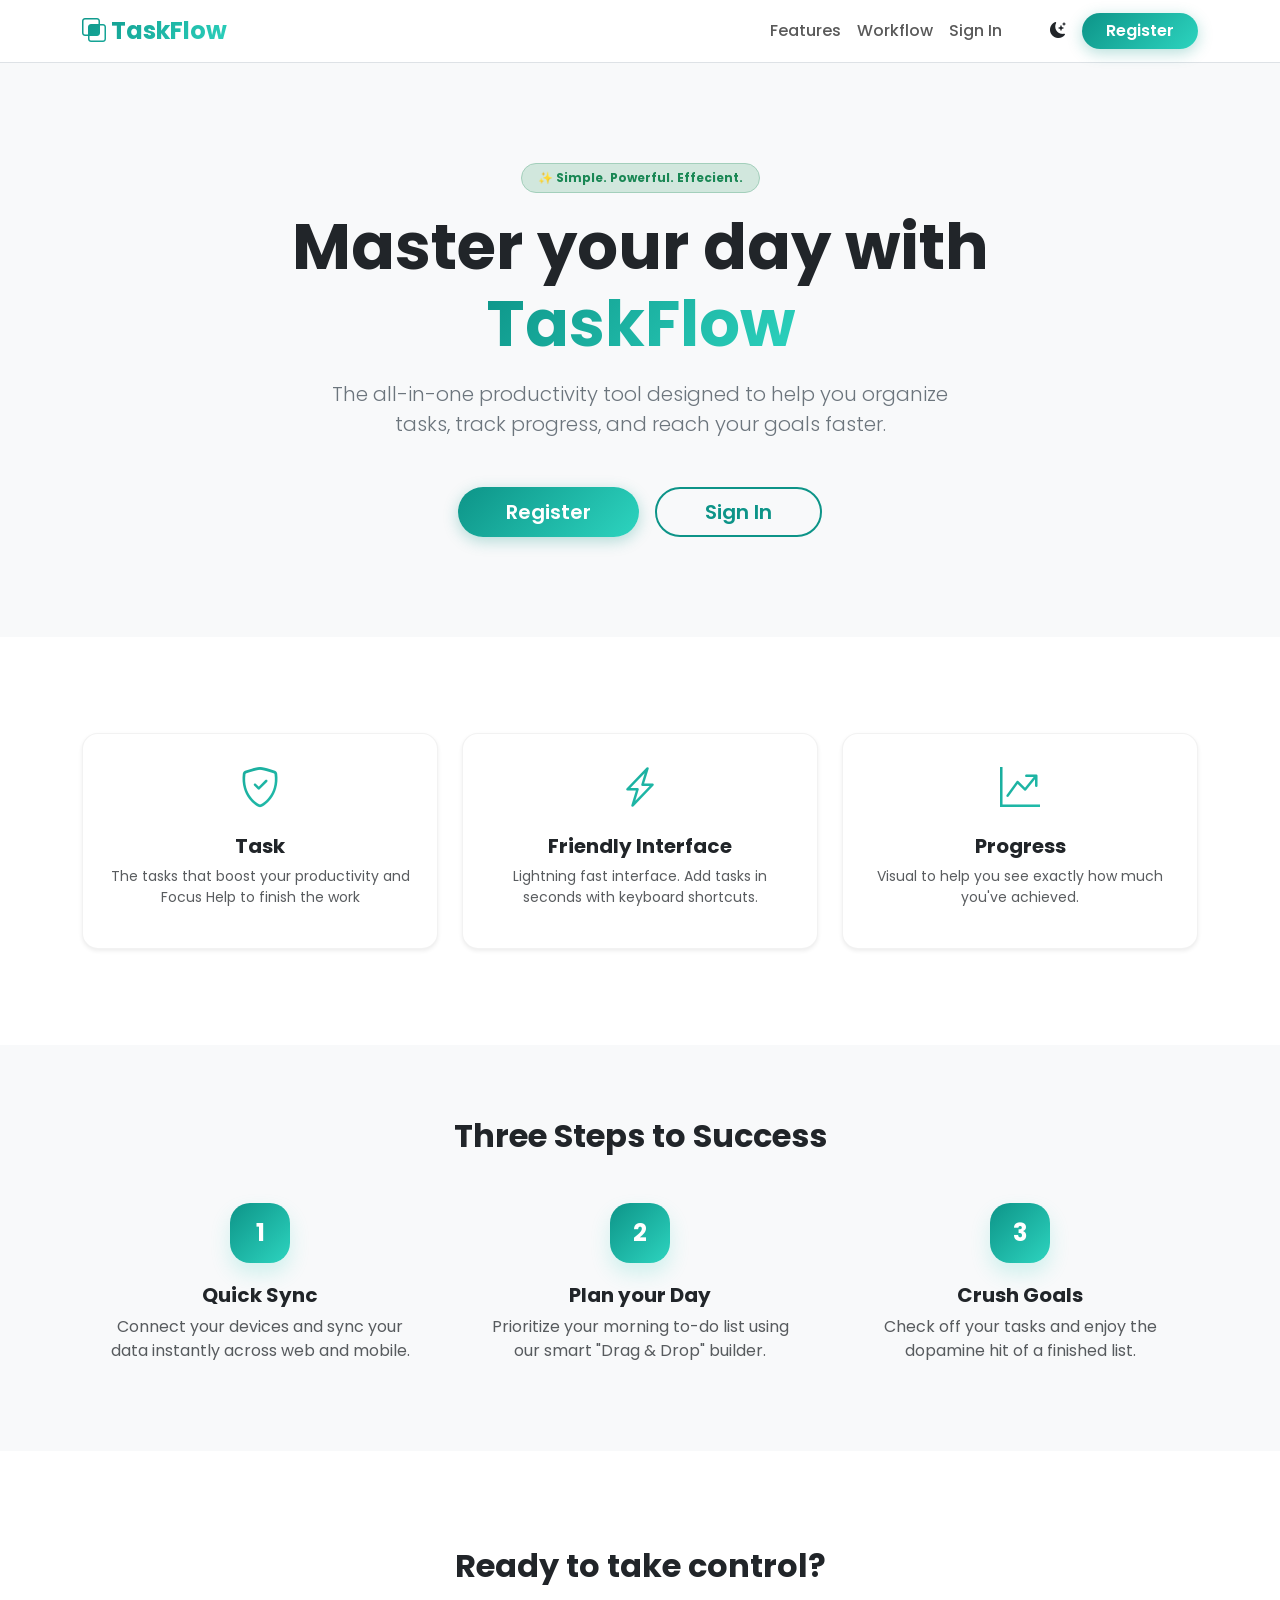
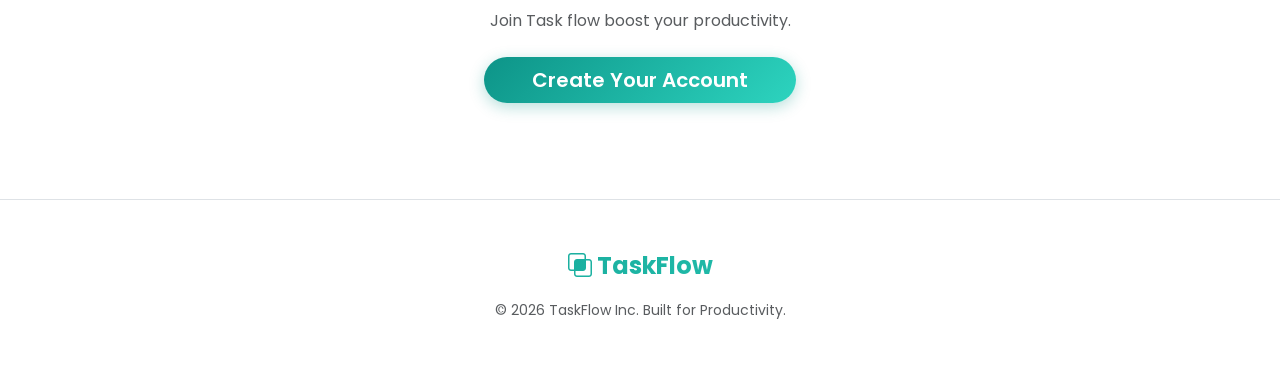
<file: pages/index.html>
<!DOCTYPE html>
<html lang="en" data-bs-theme="light">
<head>
  <meta charset="UTF-8">
  <meta name="viewport" content="width=device-width, initial-scale=1.0">
  <title>TaskFlow — Clean & Professional</title>
  

  <link rel="preconnect" href="https://fonts.googleapis.com">
  <link rel="preconnect" href="https://fonts.gstatic.com" crossorigin>
  <link href="https://fonts.googleapis.com/css2?family=Poppins:wght@300;400;500;600;700;800&display=swap" rel="stylesheet">

  <link href="https://cdn.jsdelivr.net/npm/bootstrap@5.3.3/dist/css/bootstrap.min.css" rel="stylesheet">

  <link href="https://cdn.jsdelivr.net/npm/bootstrap-icons@1.11.3/font/bootstrap-icons.css" rel="stylesheet">
  
  <link rel="stylesheet" href="../style/style.css">
  <style>
   
  </style>
</head>
<body>

 
  <nav class="navbar navbar-expand-lg sticky-top border-bottom bg-body">
    <div class="container">
      <a class="navbar-brand fw-bold fs-4 text-gradient" href="#">
        <i class="bi bi-intersect"></i> TaskFlow
      </a>
      
      <div class="d-flex align-items-center order-lg-last ms-3">
        <!-- Theme Toggle -->
        <button class="btn btn-link nav-link me-3" id="themeToggler" title="Toggle Dark/Light">
          <i class="bi bi-moon-stars-fill" id="themeIcon"></i>
        </button>
        <a class="btn btn-main px-4 rounded-pill d-none d-sm-block" href="#">Register</a>
      </div>

      <button class="navbar-toggler" type="button" data-bs-toggle="collapse" data-bs-target="#navbarNav">
        <span class="navbar-toggler-icon"></span>
      </button>
      
      <div class="collapse navbar-collapse" id="navbarNav">
        <ul class="navbar-nav ms-auto me-lg-4">
          <li class="nav-item"><a class="nav-link" href="#features">Features</a></li>
          <li class="nav-item"><a class="nav-link" href="#process">Workflow</a></li>
          <li class="nav-item"><a class="nav-link" href="./login.html">Sign In</a></li>
        </ul>
      </div>
    </div>
  </nav>

  <header class="hero-section text-center">
    <div class="container">
      <div class="badge bg-success-subtle text-success border border-success-subtle px-3 py-2 rounded-pill mb-3">
        ✨ Simple. Powerful. Effecient.
      </div>
      <h1 class="display-3 fw-bold mb-3">Master your day with <br><span class="text-gradient">TaskFlow</span></h1>
      <p class="lead text-secondary mb-5 mx-auto" style="max-width: 650px;">
        The all-in-one productivity tool designed to help you organize tasks, track progress, and reach your goals faster.
      </p>
      <div class="d-flex flex-column flex-sm-row justify-content-center gap-3">
        <button class="btn btn-main btn-lg px-5 rounded-pill">Register</button>
        <button class="btn btn-outline-custom btn-lg px-5 rounded-pill">
          <a href="./login.html">Sign In</a>
        </button>
      </div>
    </div>
  </header>

  <!-- FEATURES -->
  <section id="features" class="py-5">
    <div class="container py-5">
      <div class="row g-4 text-center">
        <div class="col-md-4">
          <div class="card h-100 p-4 feature-card rounded-4 shadow-sm">
            <div class="mb-3 text-gradient fs-1"><i class="bi bi-shield-check"></i></div>
            <h5 class="fw-bold">Task</h5>
            <p class="text-muted small">The tasks that boost your productivity and Focus Help to finish the work</p>
          </div>
        </div>
        <div class="col-md-4">
          <div class="card h-100 p-4 feature-card rounded-4 shadow-sm">
            <div class="mb-3 text-gradient fs-1"><i class="bi bi-lightning-charge"></i></div>
            <h5 class="fw-bold">Friendly Interface </h5>
            <p class="text-muted small">Lightning fast interface. Add tasks in seconds with keyboard shortcuts.</p>
          </div>
        </div>
        <div class="col-md-4">
          <div class="card h-100 p-4 feature-card rounded-4 shadow-sm">
            <div class="mb-3 text-gradient fs-1"><i class="bi bi-graph-up-arrow"></i></div>
            <h5 class="fw-bold">Progress </h5>
            <p class="text-muted small">Visual  to help you see exactly how much you've achieved.</p>
          </div>
        </div>
      </div>
    </div>
  </section>

  <!-- CENTERED PROCESS -->
  <section id="process" class="py-5 bg-body-tertiary">
    <div class="container text-center py-4">
      <h2 class="fw-bold mb-5">Three Steps to Success</h2>
      <div class="row g-4">
        <div class="col-md-4">
          <span class="step-icon">1</span>
          <h5 class="fw-bold">Quick Sync</h5>
          <p class="text-muted px-4">Connect your devices and sync your data instantly across web and mobile.</p>
        </div>
        <div class="col-md-4">
          <span class="step-icon">2</span>
          <h5 class="fw-bold">Plan your Day</h5>
          <p class="text-muted px-4">Prioritize your morning to-do list using our smart "Drag & Drop" builder.</p>
        </div>
        <div class="col-md-4">
          <span class="step-icon">3</span>
          <h5 class="fw-bold">Crush Goals</h5>
          <p class="text-muted px-4">Check off your tasks and enjoy the dopamine hit of a finished list.</p>
        </div>
      </div>
    </div>
  </section>

  <!-- CTA -->
  <section class="py-5 text-center">
    <div class="container py-5">
      <h2 class="fw-bold mb-4">Ready to take control?</h2>
      <p class="text-muted mb-4">Join Task flow boost your productivity.</p>
      <button class="btn btn-main btn-lg px-5 rounded-pill">Create Your Account</button>
    </div>
  </section>

  <!-- FOOTER -->
  <footer class="py-5 border-top text-center bg-body">
    <div class="container">
       <a class="navbar-brand fw-bold fs-4 text-gradient d-block mb-3" href="#">
        <i class="bi bi-intersect"></i> TaskFlow
      </a>
      <p class="text-muted small mb-0">© 2026 TaskFlow Inc. Built for Productivity.</p>
    </div>
  </footer>

  <!-- Bootstrap JS -->
  <script src="https://cdn.jsdelivr.net/npm/bootstrap@5.3.3/dist/js/bootstrap.bundle.min.js"></script>

  <!-- Theme Toggle Logic -->

</body>
</html>
</file>
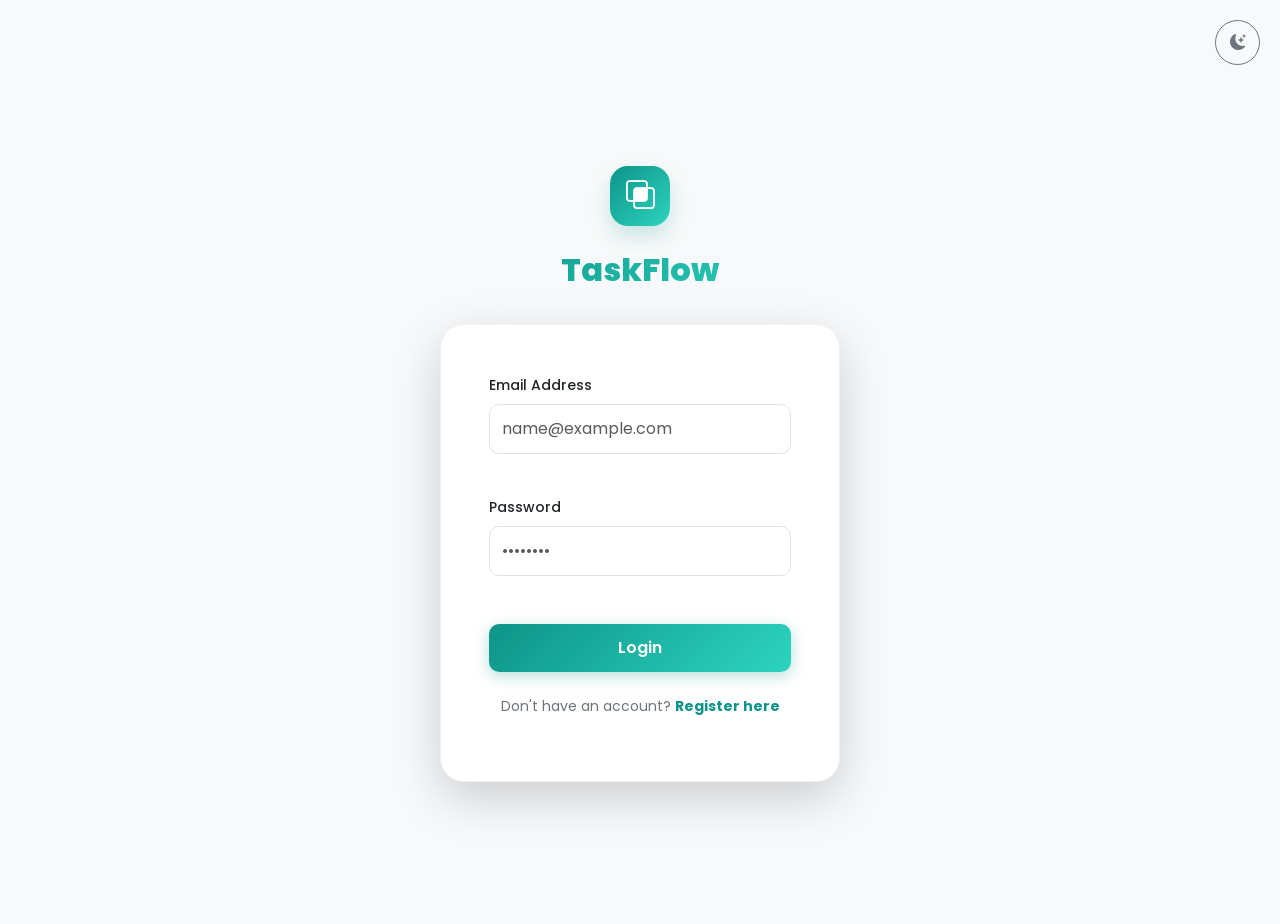
<file: pages/login.html>
<!DOCTYPE html>
<html lang="en" data-bs-theme="light">
<head>
  <meta charset="UTF-8">
  <meta name="viewport" content="width=device-width, initial-scale=1.0">
  <title>TaskFlow Login</title>

 
  <link rel="preconnect" href="https://fonts.googleapis.com">
  <link rel="preconnect" href="https://fonts.gstatic.com" crossorigin>
  <link href="https://fonts.googleapis.com/css2?family=Poppins:wght@300;400;500;600;700;800&display=swap" rel="stylesheet">


  <link href="https://cdn.jsdelivr.net/npm/bootstrap@5.3.3/dist/css/bootstrap.min.css" rel="stylesheet">
 
  <link href="https://cdn.jsdelivr.net/npm/bootstrap-icons@1.11.3/font/bootstrap-icons.css" rel="stylesheet">

  <link rel="stylesheet" href="../style/login.css">
</head>

<body class="d-flex align-items-center vh-100 mt-4">

  <button class="btn btn-outline-secondary theme-toggle " id="themeToggler">
    <i class="bi bi-moon-stars-fill" id="themeIcon"></i>
  </button>

  <div class="container d-flex justify-content-center">
    <div class="auth-box text-center">

      <!-- LOGO & BRAND NAME -->
      <div class="brand-logo">
        <i class="bi bi-intersect"></i>
      </div>
      <div class="brand-title">TaskFlow</div>

      <!-- CARD -->
      <div class="card shadow-lg bg-body">
        <div class="card-body p-4 p-sm-5">
          <form id="loginForm">
            <div class="mb-3 text-start">
              <label class="form-label small fw-medium">Email Address</label>
              <input type="text" id="email" class="form-control" placeholder="name@example.com" required>
              <div class="invalid-email"></div> <!-- Empty for JS -->
            </div>

            <div class="mb-3 text-start">
              <label class="form-label small fw-medium">Password</label>
              <input type="password" id="password" class="form-control" placeholder="••••••••" required>
              <div class="invalid-password"></div> <!-- Empty for JS -->
            </div>

            <button type="submit" class="btn btn-main w-100 mt-2">Login</button>
          </form>

          <div class="mt-4">
            <p class="small text-secondary">
              Don't have an account? 
              <a href="#" class="fw-bold text-decoration-none" style="color: var(--accent-teal);">Register here</a>
            </p>
          </div>
        </div>
      </div>

    </div>
  </div>

  <script src="https://cdn.jsdelivr.net/npm/bootstrap@5.3.3/dist/js/bootstrap.bundle.min.js"></script>
  
  <script src="../script/script.js"></script>
</body>
</html>
</file>
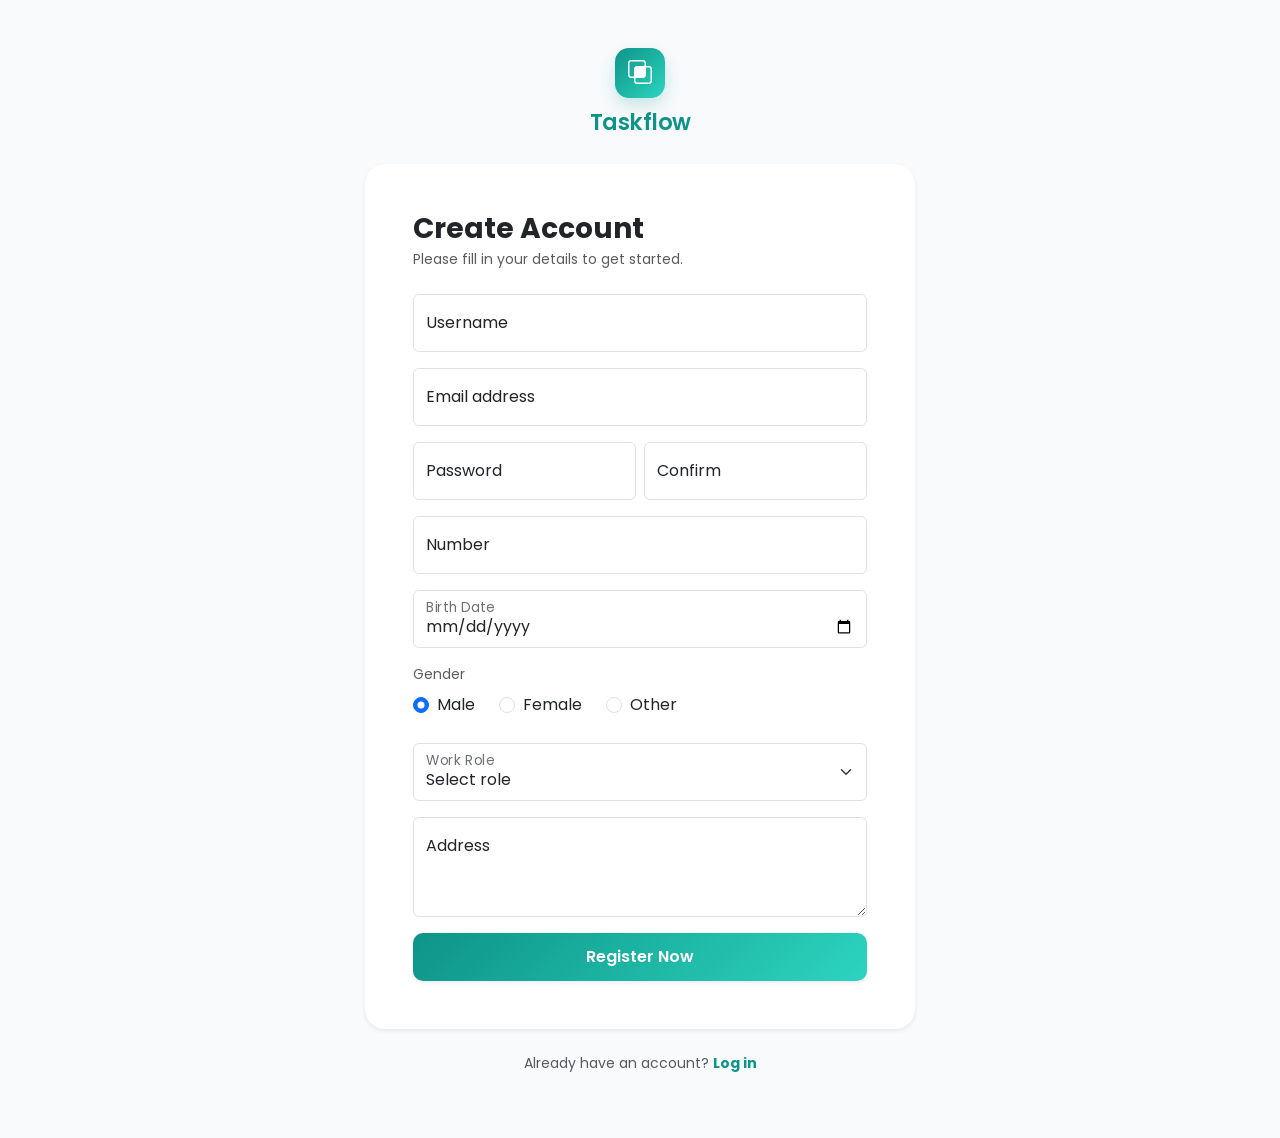
<file: pages/Register.html>
<!DOCTYPE html>
<html lang="en">
<head>
  <meta charset="UTF-8">
  <meta name="viewport" content="width=device-width, initial-scale=1.0">
  <title>Taskflow | Register</title>

  <!-- Google Fonts -->
  <link href="https://fonts.googleapis.com/css2?family=Poppins:wght@400;600&display=swap" rel="stylesheet">
  <!-- Bootstrap -->
  <link href="https://cdn.jsdelivr.net/npm/bootstrap@5.3.3/dist/css/bootstrap.min.css" rel="stylesheet">
  <!-- Bootstrap Icons -->
  <link href="https://cdn.jsdelivr.net/npm/bootstrap-icons@1.11.3/font/bootstrap-icons.css" rel="stylesheet">
 <link rel="stylesheet" href="../style/register.css">
  <style>
    
  </style>
</head>

<body>

  <div class="container min-vh-100 d-flex flex-column justify-content-center align-items-center py-5">
    
    <!-- Header Section -->
    <div class="text-center mb-4">
      <div class="brand-logo mx-auto mb-2">
        <i class="bi bi-intersect"></i>
      </div>
      <span class="brand-title">Taskflow</span>
    </div>

    <!-- Register Card -->
    <div class="card register-card shadow-sm">
      <div class="card-body p-4 p-md-5">
        <div class="mb-4">
          <h3 class="fw-bold mb-1">Create Account</h3>
          <p class="text-muted small">Please fill in your details to get started.</p>
        </div>

        <form>
          <!-- Username -->
          <div class="form-floating mb-3">
            <input type="text" class="form-control" id="userInput" placeholder="Username">
            <label for="userInput">Username</label>
          </div>

          <!-- Email -->
          <div class="form-floating mb-3">
            <input type="email" class="form-control" id="emailInput" placeholder="name@example.com">
            <label for="emailInput">Email address</label>
          </div>

          <div class="row g-2">
            <!-- Password -->
            <div class="col-md-6 mb-3">
              <div class="form-floating">
                <input type="password" class="form-control" id="passInput" placeholder="Password">
                <label for="passInput" class="text-dark">Password</label>
              </div>
            </div>
            <!-- Confirm Password -->
            <div class="col-md-6 mb-3">
              <div class="form-floating">
                <input type="password" class="form-control" id="confirmInput" placeholder="Confirm">
                <label for="confirmInput">Confirm</label>
              </div>
            </div>
          </div>

           <div class="form-floating mb-3">
            <input type="number" class="form-control" id="num" placeholder="Number">
            <label for="num">Number</label>
          </div>

          <!-- Date -->
          <div class="form-floating mb-3">
            <input type="date" class="form-control" id="dateInput">
            <label for="dateInput">Birth Date</label>
          </div>

          <!-- Gender -->
          <div class="mb-4">
            <label class="form-label text-muted small d-block mb-2">Gender</label>
            <div class="d-flex gap-4">
              <div class="form-check">
                <input class="form-check-input" type="radio" name="gender" id="male" checked>
                <label class="form-check-label" for="male">Male</label>
              </div>
              <div class="form-check">
                <input class="form-check-input" type="radio" name="gender" id="female">
                <label class="form-check-label" for="female">Female</label>
              </div>
              <div class="form-check">
                <input class="form-check-input" type="radio" name="gender" id="other">
                <label class="form-check-label" for="other">Other</label>
              </div>
            </div>
          </div>
          <div class="form-floating mb-3">
  <select class="form-select " id="roleSelect" aria-label="Floating label select example">
    <option selected>Select role</option>
    <option value="1">Developer</option>
    <option value="2">Manager</option>
    <option value="3">Student</option>
  </select>
  <label for="roleSelect">Work Role</label>
</div>

    <div class="form-floating mb-3">
  <textarea 
    class="form-control" 
    id="addressInput" 
    placeholder="Address" 
    style="height: 100px"></textarea>
  <label for="addressInput">Address</label>
</div>

          <button type="submit" class="btn btn-teal w-100 shadow-sm">Register Now</button>
        </form>
      </div>
    </div>

    <p class="mt-4 text-muted small">Already have an account? <a href="#" class="text-teal text-decoration-none fw-bold" style="color: var(--accent-teal);">Log in</a></p>

  </div>

</body>
</html>
</file>
<file: style/style.css>
:root {
      --primary-grad: linear-gradient(135deg, #0d9488 0%, #2dd4bf 100%);
      --accent-color: #0d9488;
    }

    body { 
      font-family: 'Poppins', sans-serif; 
      transition: background 0.3s, color 0.3s; 
    }

    /* Gradient Text & Buttons */
    .text-gradient {
      background: var(--primary-grad);
      -webkit-background-clip: text;
      -webkit-text-fill-color: transparent;
      background-clip: text;
    }
    
    .btn-main {
      background: var(--primary-grad);
      border: none;
      color: white !important;
      font-weight: 600;
      transition: all 0.3s ease;
      box-shadow: 0 4px 15px rgba(13, 148, 136, 0.3);
    }

    .btn-main:hover {
      transform: translateY(-2px);
      box-shadow: 0 8px 20px rgba(13, 148, 136, 0.4);
    }

    /* Outline Button Fix */
    .btn-outline-custom {
      border: 2px solid #0d9488;
      color: #0d9488;
      font-weight: 600;
      transition: all 0.3s;
    }

    .btn-outline-custom:hover {
      background: var(--primary-grad);
      border-color: transparent;
      color: white !important;
    }

    .btn-outline-custom a {
      color: inherit;
      text-decoration: none;
    }

   
    .feature-card {
      transition: all 0.4s cubic-bezier(0.165, 0.84, 0.44, 1);
      border: 1px solid rgba(0,0,0,0.05);
      background: var(--bs-body-bg);
    }

    .feature-card:hover {
      transform: translateY(-8px);
      box-shadow: 0 20px 40px rgba(0,0,0,0.1);
      border-color: #2dd4bf;
    }

   
    .step-icon {
      width: 60px;
      height: 60px;
      line-height: 60px;
      background: var(--primary-grad);
      color: white;
      font-size: 1.5rem;
      font-weight: 700;
      border-radius: 20px;
      margin: 0 auto 20px;
      display: block;
      box-shadow: 0 10px 20px rgba(45, 212, 191, 0.2);
    }

    .hero-section {
      padding: 100px 0;
      background-color: var(--bs-tertiary-bg);
    }

    /* Navbar styling */
    .nav-link {
      font-weight: 500;
      transition: color 0.2s;
    }
</file>
<file: style/login.css>
:root {
      --primary-grad: linear-gradient(135deg, #0d9488 0%, #2dd4bf 100%);
      --accent-teal: #0d9488;
    }

    body {
      font-family: 'Poppins', sans-serif;
      background-color: var(--bs-tertiary-bg);
      transition: all 0.3s ease;
    }

    .auth-box {
      width: 100%;
      max-width: 400px;
    }

    /* Adjusted Brand Spacing */   .brand-logo {
      width: 60px;
      height: 60px;
      background: var(--primary-grad);
      border-radius: 18px;
      display: flex;
      align-items: center;
      justify-content: center;
      margin: 0 auto 20px; /* Added mb to logo */
      box-shadow: 0 10px 20px rgba(13, 148, 136, 0.2);
    }

    .brand-logo i {
      font-size: 1.8rem;
      color: white;
    }

    .brand-title {
      font-size: 2rem;
      font-weight: 800;
      text-align: center;
      background: var(--primary-grad);
      -webkit-background-clip: text;
      -webkit-text-fill-color: transparent;
      background-clip: text;
      margin-bottom: 30px; /* Added mb to brand name */
    }

    .card {
      border: 1px solid rgba(0,0,0,0.05);
      border-radius: 24px;
    }

    .form-control {
      padding: 12px;
      border-radius: 10px;
    }

    .form-control:focus {
      border-color: #2dd4bf;
      box-shadow: 0 0 0 0.25rem rgba(45, 212, 191, 0.25);
    }

   
    .invalid-email, .invalid-password {
      font-size: 0.85rem;
      color: #dc3545;
      margin-top: 5px;
      min-height: 1.2rem; 
    }

    .btn-main {
      background: var(--primary-grad);
      border: none;
      color: white !important;
      font-weight: 600;
      padding: 12px;
      border-radius: 10px;
      transition: all 0.3s ease;
      box-shadow: 0 4px 15px rgba(13, 148, 136, 0.3);
    }

    .btn-main:hover {
      transform: translateY(-2px);
      box-shadow: 0 8px 20px rgba(13, 148, 136, 0.4);
    }

    .theme-toggle {
      position: fixed;
      top: 20px;
      right: 20px;
      z-index: 1000;
      border-radius: 50%;
      width: 45px;
      height: 45px;
      display: flex;
      align-items: center;
      justify-content: center;
    }
</file>
<file: style/register.css>
:root {
      --primary-grad: linear-gradient(135deg, #0d9488 0%, #2dd4bf 100%);
      --accent-teal: #0d9488;
    }

    body {
      font-family: 'Poppins', sans-serif;
      background-color: #f8fafc; /* Slightly softer background */
      min-height: 100vh;
    }

    .brand-logo {
      width: 50px;
      height: 50px;
      background: var(--primary-grad);
      border-radius: 14px;
      display: flex;
      align-items: center;
      justify-content: center;
      box-shadow: 0 8px 16px rgba(13, 148, 136, 0.2);
    }

    .brand-logo i {
      font-size: 1.5rem;
      color: white;
    }

    .brand-title {
      font-size: 1.4rem;
      font-weight: 600;
      color: var(--accent-teal);
      letter-spacing: -0.5px;
    }

    /* Key fix: Constrain the card width */
    .register-card {
      width: 100%;
      max-width: 550px; 
      border: none;
      border-radius: 20px;
    }

    .form-control:focus {
      border-color: #2dd4bf;
      box-shadow: 0 0 0 0.25rem rgba(45, 212, 191, 0.15);
    }

    .btn-teal {
      background: var(--primary-grad);
      color: white;
      border: none;
      padding: 12px;
      font-weight: 600;
      border-radius: 10px;
      transition: transform 0.2s ease;
    }

    .btn-teal:hover {
      color: white;
      transform: translateY(-2px);
      opacity: 0.9;
    }
</file>
